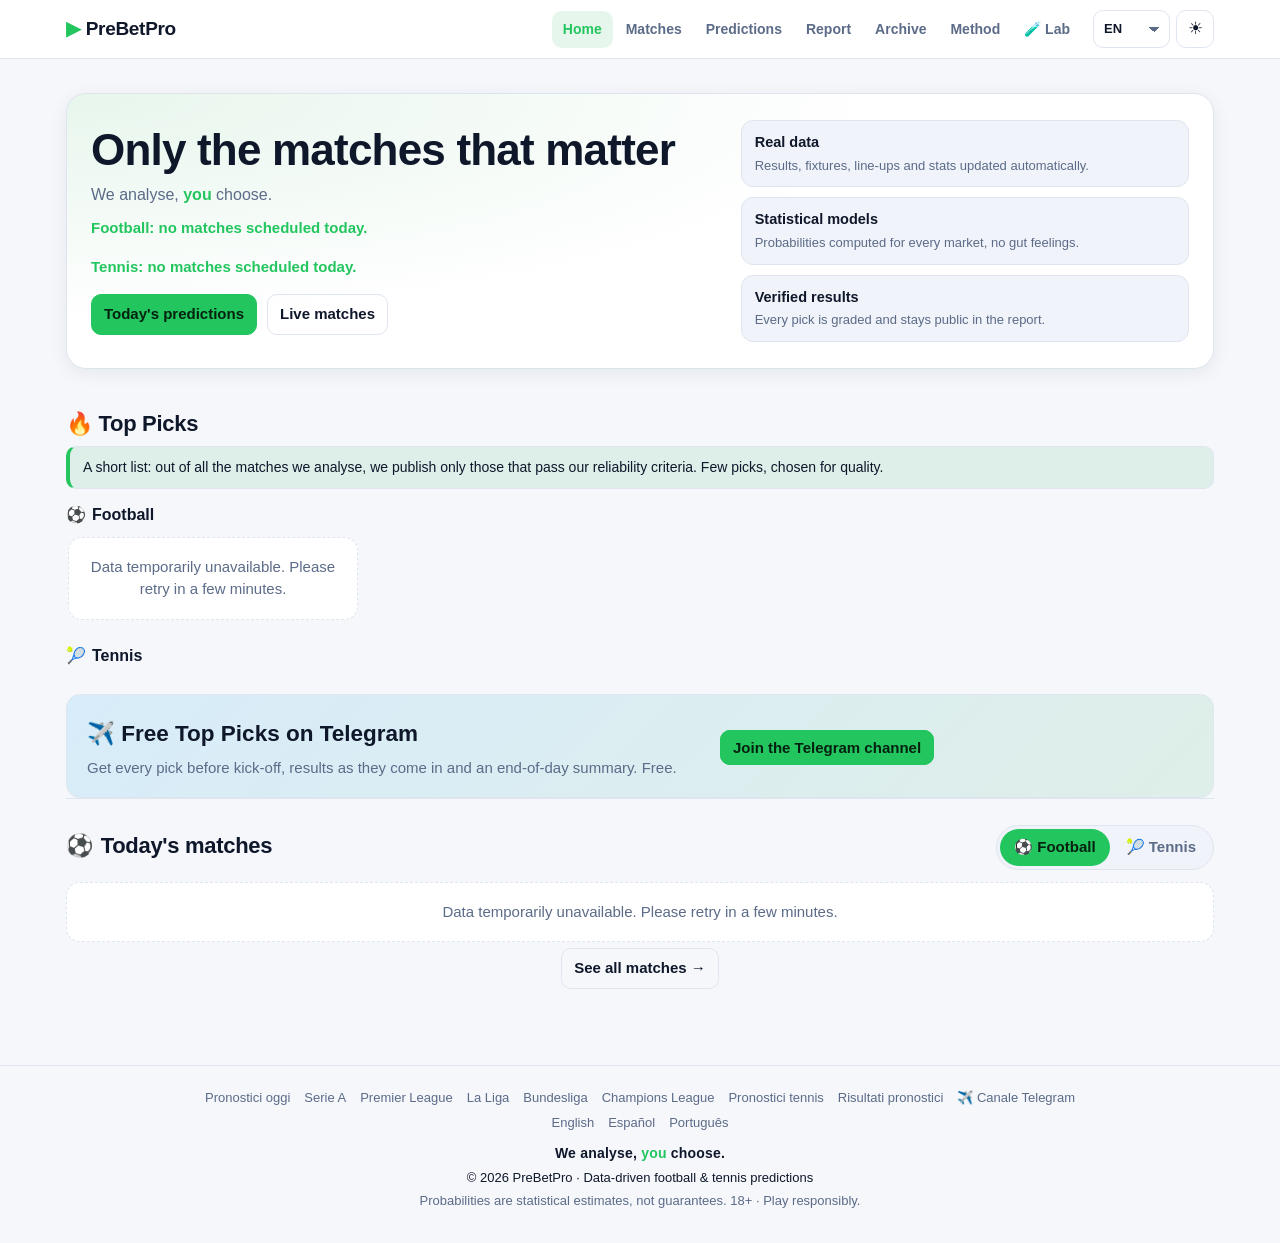
<file: index.html>
<!DOCTYPE html>
<html lang="it">
<head>
  <meta charset="UTF-8">
  <meta name="viewport" content="width=device-width, initial-scale=1, viewport-fit=cover">
  <title>PreBetPro – Pronostici calcio e tennis di oggi basati sui dati</title>
  <meta name="description" content="Pronostici calcio e tennis di oggi calcolati con modelli statistici: Serie A, Serie B, Premier League, Champions League, ATP e WTA. Solo le partite più affidabili, risultati live e report pubblico degli esiti. Noi analizziamo, tu scegli.">
  <link rel="canonical" href="https://prebetpro.com/">
  <meta name="robots" content="index, follow, max-snippet:-1, max-image-preview:large">
  <meta property="og:type" content="website">
  <meta property="og:site_name" content="PreBetPro">
  <meta property="og:title" content="PreBetPro – Pronostici calcio e tennis di oggi basati sui dati">
  <meta property="og:description" content="Pronostici calcio e tennis calcolati con modelli statistici: solo le partite che superano i filtri di affidabilità, risultati live, report pubblici dei risultati. Noi analizziamo, tu scegli.">
  <meta property="og:url" content="https://prebetpro.com/">
  <meta property="og:locale" content="it_IT">
  <meta name="twitter:card" content="summary">
  <script type="application/ld+json">{"@context":"https://schema.org","@graph":[{"@type":"WebSite","@id":"https://prebetpro.com/#website","url":"https://prebetpro.com/","name":"PreBetPro","description":"Pronostici calcio e tennis basati su dati e modelli statistici, con risultati live e report pubblico dei risultati.","inLanguage":["it","en","es","pt-BR"],"publisher":{"@id":"https://prebetpro.com/#org"}},{"@type":"Organization","@id":"https://prebetpro.com/#org","name":"PreBetPro","url":"https://prebetpro.com/"},{"@type":"FAQPage","mainEntity":[{"@type":"Question","name":"Come vengono calcolati i pronostici di PreBetPro?","acceptedAnswer":{"@type":"Answer","text":"Per ogni partita un modello di Poisson stima i gol attesi delle due squadre dagli ultimi risultati (casa/trasferta) e calcola le probabilità di 1X2, doppia chance, Over/Under e Goal/No Goal. Vengono pubblicati come Top Picks solo i mercati che superano soglie minime di probabilità e affidabilità."}},{"@type":"Question","name":"I risultati dei pronostici sono verificabili?","acceptedAnswer":{"@type":"Answer","text":"Sì. Ogni Top Pick viene congelato prima della partita e valutato automaticamente a fine gara; vincite e perdite restano pubbliche nella sezione Report e nell'Archivio."}},{"@type":"Question","name":"Quali sport e campionati sono coperti?","acceptedAnswer":{"@type":"Answer","text":"Calcio: principali campionati europei (Serie A, Serie B, Premier League, Liga, Bundesliga, Ligue 1 e altri), coppe europee e nazionali. Tennis: tornei ATP, WTA, Challenger e ITF con risultati live."}},{"@type":"Question","name":"Ogni quanto si aggiorna il sito?","acceptedAnswer":{"@type":"Answer","text":"Durante le partite di calcio ogni 15 minuti, il tennis ogni 30 minuti, dalle 8 a mezzanotte (ora italiana)."}}]}]}</script>
  <meta name="theme-color" content="#0b1220" media="(prefers-color-scheme: dark)">
  <meta name="theme-color" content="#f5f7fb" media="(prefers-color-scheme: light)">
  <link rel="icon" href="data:image/svg+xml,%3Csvg xmlns='http://www.w3.org/2000/svg' viewBox='0 0 64 64'%3E%3Crect width='64' height='64' rx='14' fill='%2322c55e'/%3E%3Cpath d='M22 16l26 16-26 16z' fill='%230b1220'/%3E%3C/svg%3E">
  <link rel="stylesheet" href="css/style.css?v=42">
  <script>try{var t=localStorage.getItem("pbp-theme");if(t)document.documentElement.setAttribute("data-theme",t);}catch(e){}</script>
</head>
<body>

<header class="topbar">
  <div class="topbar-inner">
    <a href="#home" class="logo" aria-label="PreBetPro"><span class="logo-mark">▶</span> PreBetPro</a>
    <nav class="nav" id="nav" aria-label="Menu">
      <a href="#home" data-go="home" data-i18n="nav_home">Home</a>
      <a href="#matches" data-go="matches" data-i18n="nav_live">Partite</a>
      <a href="#predictions" data-go="predictions" data-i18n="nav_pred">Pronostici</a>
      <a href="#report" data-go="report" data-i18n="nav_report">Report</a>
      <a href="#archive" data-go="archive" data-i18n="nav_archive">Archivio</a>
      <a href="#method" data-go="method" data-i18n="nav_method">Metodo</a>
      <a href="#lab" data-go="lab">🧪 <span data-i18n="nav_lab">Laboratorio</span></a>
    </nav>
    <div class="topbar-actions">
      <select id="lang" class="lang-select" aria-label="Language">
        <option value="it">IT</option><option value="en">EN</option><option value="es">ES</option><option value="pt">PT-BR</option>
      </select>
      <button id="theme-toggle" class="icon-btn" type="button" aria-label="Tema chiaro/scuro"><span class="ico-sun">☀</span><span class="ico-moon">☾</span></button>
      <button id="nav-toggle" class="icon-btn nav-toggle" type="button" aria-label="Menu" aria-expanded="false" aria-controls="nav">☰</button>
    </div>
  </div>
</header>

<main id="app">

<!-- ================= HOME ================= -->
<div class="view" id="view-home">
  <section class="hero">
    <div class="hero-text">
      <h1 data-i18n="hero_claim">Solo le partite che contano</h1>
      <p class="hero-sub" data-i18n="hero_sub">Noi analizziamo, <b>tu</b> scegli.</p>
      <p class="hero-today" id="hero-fb"></p>
      <p class="hero-today" id="hero-tn"></p>
      <div class="hero-cta">
        <a class="btn primary" href="#predictions" data-i18n="cta_pred">Pronostici di oggi</a>
        <a class="btn ghost" href="#matches" id="cta-live" data-i18n="cta_live">Partite live</a>
      </div>
    </div>
    <ul class="hero-points">
      <li><b data-i18n="hero_p1">Dati reali</b><span data-i18n="hero_p1t">Risultati, calendari, formazioni e statistiche aggiornati in automatico.</span></li>
      <li><b data-i18n="hero_p2">Modelli statistici</b><span data-i18n="hero_p2t">Probabilità calcolate per ogni mercato, senza sensazioni.</span></li>
      <li><b data-i18n="hero_p3">Risultati verificati</b><span data-i18n="hero_p3t">Ogni pick viene valutato e resta pubblico nel report.</span></li>
    </ul>
  </section>

  <section class="sec" id="top-picks">
    <div class="sec-head">
      <h2>🔥 <span data-i18n="picks_title">Top Picks</span> <span class="count-badge" id="picks-count"></span></h2>
      <p class="info-box" data-i18n="picks_box">Selezione ristretta: tra tutte le partite analizzate pubblichiamo solo quelle che superano i nostri criteri di affidabilità. Pochi pronostici, scelti per qualità.</p>
    </div>
    <h3 class="sub-title">⚽ <span data-i18n="fb_title">Calcio</span></h3>
    <div class="hscroll" id="picks-football"></div>
    <h3 class="sub-title">🎾 <span data-i18n="tn_title">Tennis</span></h3>
    <div class="hscroll" id="picks-tennis"></div>
  </section>

  <section class="sec tg-box" id="telegram" aria-labelledby="tg-title">
    <div class="tg-main">
      <h2 id="tg-title">✈️ <span data-i18n="tg_title">Top Picks gratis su Telegram</span></h2>
      <p class="tg-text" id="tg-text" data-i18n="tg_text2">Ricevi ogni pick prima dell'inizio, gli esiti man mano e il resoconto di fine giornata. Gratis.</p>
    </div>
    <div class="tg-form" id="tg-form">
      <div id="tg-soon"><a class="btn primary tg-join" href="https://t.me/amicobet" target="_blank" rel="noopener" data-i18n="tg_join">Unisciti al canale Telegram</a></div>
      <div id="tg-open" hidden>
        <label class="tg-chk"><input type="checkbox" id="tg-age"> <span data-i18n="tg_age">Ho almeno 18 anni</span></label>
        <label class="tg-chk"><input type="checkbox" id="tg-priv"> <span id="tg-priv-l"></span></label>
        <div id="tg-ts" class="tg-ts"></div>
        <button class="btn primary" type="button" id="tg-btn" disabled data-i18n="tg_btn">Ricevi l'accesso</button>
        <p class="tg-msg" id="tg-msg" role="status" aria-live="polite"></p>
      </div>
    </div>
  </section>

  <section class="sec" id="live">
    <div class="sec-head sw-head">
      <h2 class="sw-title"><span class="sw-flip" id="hm-flip">⚽</span> <span data-i18n="live_title">Partite del giorno</span></h2>
      <div class="sw" role="tablist" aria-label="Sport">
        <button type="button" class="sw-btn on" data-sw="fb" role="tab" aria-selected="true">⚽ <span data-i18n="sw_fb">Calcio</span></button>
        <button type="button" class="sw-btn" data-sw="tn" role="tab" aria-selected="false">🎾 <span data-i18n="sw_tn">Tennis</span></button>
      </div>
    </div>
    <div class="sw-body" id="hm-body"><div id="hm-list"></div></div>
    <div class="more-wrap"><a class="btn ghost" id="hm-all" href="#matches" data-i18n="see_all">Vedi tutte le partite →</a></div>
  </section>
</div>

<!-- ================= PRONOSTICI ================= -->
<div class="view" id="view-predictions" hidden>
  <div class="sec-head sw-head">
    <h1 class="sw-title"><span class="sw-flip" id="pr-flip">⚽</span> <span data-i18n="pred_title">Pronostici</span></h1>
    <div class="sw" role="tablist" aria-label="Sport">
      <button type="button" class="sw-btn on" data-sw="fb" role="tab" aria-selected="true">⚽ <span data-i18n="sw_fb">Calcio</span></button>
      <button type="button" class="sw-btn" data-sw="tn" role="tab" aria-selected="false">🎾 <span data-i18n="sw_tn">Tennis</span></button>
    </div>
  </div>
  <div class="sw-body" id="pr-body">
  <div id="pr-fb">
    <p class="sub" data-i18n="pred_sub">Tutti i mercati calcolati dal modello per ogni partita. In evidenza i valori oltre la soglia del mercato: solo quelli delle partite a confidenza alta diventano Top Picks.</p>
  <div class="toolbar">
    <div class="seg" id="pred-day"></div>
    <input id="p-search" type="search" data-i18n-ph="search_team" aria-label="search">
    <a class="btn ghost cal-btn" href="#archive">📅 <span data-i18n="cal_btn">Calendario</span></a>
  </div>
  <div class="kpis" id="pred-kpis"></div>
  <p class="small tn-hist"><a href="#report" data-i18n="tn_hist_link">Storico completo dei risultati nel Report →</a></p>
  <h2 class="sub-title">🔥 Top Picks · <span id="pred-picks-day"></span></h2>
  <div class="hscroll" id="pred-picks"></div>
  <h2 class="sub-title">⚽ <span data-i18n="tn_allpred_title">Tutti i pronostici</span></h2>
  <div class="chips filter-chips" id="pred-chips"></div>
  <div class="league-bar" id="pred-leagues"></div>
  <p class="updated small" id="pred-hint"></p>
  <div id="pred-list"></div>
  <div class="more-wrap" id="pred-more"></div>
  <p class="more-wrap"><a class="btn ghost" href="#live" data-i18n="fb_all_link">Tutte le partite di calcio →</a></p>
  </div>
  <div id="pr-tn" hidden>
    <p class="sub" data-i18n="tennis_sub2">Probabilità di vittoria per ogni partita di singolare. In evidenza i pronostici forti (68–82%): quelli dei tabelloni ATP, WTA e Challenger diventano Top Picks.</p>
  <div class="toolbar">
    <div class="seg" id="tennis-day"></div>
    <input id="tna-search" type="search" data-i18n-ph="search_player" aria-label="search">
    <a class="btn ghost cal-btn" href="#archive">📅 <span data-i18n="cal_btn">Calendario</span></a>
  </div>
  <div class="kpis" id="tennis-kpis"></div>
  <p class="small tn-hist"><a href="#report" data-i18n="tn_hist_link">Storico completo dei risultati nel Report →</a></p>
  <h2 class="sub-title">🔥 Top Picks · <span id="tennis-picks-day"></span></h2>
  <div class="hscroll" id="tennis-list"></div>
  <h2 class="sub-title">🎾 <span data-i18n="tn_allpred_title">Tutti i pronostici</span></h2>
  <div class="chips filter-chips" id="tna-chips"></div>
  <div class="league-bar" id="tna-tours"></div>
  <p class="updated small" data-i18n="tn_allpred_note2">Probabilità di vittoria di ogni giocatore ricavate dalle quote Pinnacle senza margine del bookmaker. In verde i pronostici forti (68–82%), la fascia dei Top Picks.</p>
  <div id="tn-all"></div>
  <div class="more-wrap" id="tn-all-more"></div>
  <p class="more-wrap"><a class="btn ghost" href="#matches-tn" data-i18n="tn_all_link">Tutte le partite di tennis →</a></p>
  </div>
  </div>
</div>

<!-- ================= PARTITE ================= -->
<div class="view" id="view-matches" hidden>
  <div class="sec-head sw-head">
    <h1 class="sw-title"><span class="sw-flip" id="mt-flip">⚽</span> <span data-i18n="live_title">Partite del giorno</span></h1>
    <div class="sw" role="tablist" aria-label="Sport">
      <button type="button" class="sw-btn on" data-sw="fb" role="tab" aria-selected="true">⚽ <span data-i18n="sw_fb">Calcio</span></button>
      <button type="button" class="sw-btn" data-sw="tn" role="tab" aria-selected="false">🎾 <span data-i18n="sw_tn">Tennis</span></button>
    </div>
  </div>
  <div class="sw-body" id="mt-body">
    <div id="mt-fb">
      <p class="sub" data-i18n="live_sub">Risultati in diretta, primo tempo e finali dei campionati monitorati, con le probabilità principali del modello. Tocca una partita per i dettagli.</p>
      <div class="toolbar">
        <div class="seg" id="live-day"></div>
        <input id="m-search" type="search" data-i18n-ph="search_team" aria-label="search">
      </div>
      <div class="chips filter-chips" id="live-chips"></div>
      <div class="league-bar" id="live-leagues"></div>
      <p class="updated" id="live-updated"></p>
      <div id="live-list"></div>
      <div class="more-wrap" id="live-more"></div>
    </div>
    <div id="mt-tn" hidden>
      <div class="toolbar"><div class="seg" id="tnm-day"></div></div>
    <div class="toolbar"><input id="tn-search" type="search" data-i18n-ph="search_player" aria-label="search"></div>
    <div class="chips filter-chips" id="tn-chips"></div>
    <p class="updated" id="tn-updated"></p>
    <div id="tn-matches"></div>
    <div class="more-wrap" id="tn-more"></div>
    <p class="info-box" data-i18n="tn_note">Dati da Live Tennis API: ATP, WTA, Challenger e ITF, aggiornati ogni 30 minuti dalle 8 alle 24. Alcuni match di primo piano possono mancare.</p>
    </div>
  </div>
</div>

<!-- ================= LABORATORIO ================= -->
<div class="view" id="view-lab" hidden>
  <div class="sec-head">
    <h1>🧪 <span data-i18n="lab_title">Laboratorio</span></h1>
    <p class="sub" data-i18n="lab_sub">Il nostro laboratorio: qui mettiamo alla prova nuovi modelli prima di usarli nei pronostici ufficiali.</p>
  </div>
  <div class="lab-warn" role="note"><b data-i18n="lab_warn_t">⚠️ Solo studi, non consigli</b><span data-i18n="lab_warn">I pronostici di questa pagina sono esperimenti in corso di verifica. Non sono consigliati da seguire e non fanno parte dei Top Picks né del Report ufficiale.</span></div>
  <section class="lab-card">
    <h2>🎾 <span data-i18n="lab_tn_title">Modello tennis indipendente</span> <span class="lab-tag" data-i18n="lab_status2">Attivo · in studio</span></h2>
    <p data-i18n="lab_tn_text">Un modello statistico tutto nostro, che non parte dalle quote dei bookmaker: valuta ogni giocatore in base ai risultati passati, alla superficie, allo stato di forma, agli scontri diretti e ai giorni di riposo.</p>
    <ul class="lab-list">
      <li data-i18n="lab_li1">Si aggiorna dopo ogni partita conclusa.</li>
      <li data-i18n="lab_li2">Ogni settimana confronta le sue previsioni con i risultati reali e ricalibra i propri parametri.</li>
      <li data-i18n="lab_li3">Confronta le sue probabilità con le quote di mercato, per capire dove trova valore a quote più alte.</li>
      <li data-i18n="lab_li4">Quando i risultati saranno solidi e verificati, potrà entrare nei pronostici ufficiali di tennis e calcio.</li>
    </ul>
  </section>
  <section class="lab-card">
    <h2>🔬 <span data-i18n="lab_picks_title">Pick sperimentali</span></h2>
    <p class="small muted" data-i18n="lab_picks_note">Scelti quando la probabilità del modello è almeno 55%, supera quella implicita nella quota di 3–15 punti e la quota è almeno 1.50. Registrati una sola volta prima dell'inizio.</p>
    <div class="toolbar"><div class="seg" id="lab-day"></div></div>
    <div id="lab-picks"></div>
  </section>
  <section class="lab-card">
    <h2>📈 <span data-i18n="lab_rep_title">Report dello studio</span></h2>
    <div id="lab-report"><div class="empty" data-i18n="lab_rep_soon">Qui seguirai, giorno per giorno, quanto il modello ci azzecca: percentuali, calibrazione e confronto con le quote.</div></div>
  </section>
</div>

<!-- ================= REPORT ================= -->
<div class="view" id="view-report" hidden>
  <div class="sec-head">
    <h1>📈 <span data-i18n="report_title">Report</span></h1>
    <p class="sub" data-i18n="report_sub">Risultati dei Top Picks pubblicati, valutati automaticamente a fine partita.</p>
  </div>
  <div class="toolbar rep-bar">
    <label class="check"><span data-i18n="r_period">Periodo</span>
      <select id="report-range">
        <option value="1" data-i18n="r_today">Oggi</option><option value="7" selected data-i18n="r_7">Ultimi 7 giorni</option><option value="30" data-i18n="r_30">Ultimi 30 giorni</option><option value="60" data-i18n="r_60">Ultimi 60 giorni</option>
        <option value="90" data-i18n="r_3m">Ultimi 3 mesi</option><option value="180" data-i18n="r_6m">Ultimi 6 mesi</option><option value="365" data-i18n="r_1y">Ultimo anno</option><option value="all" data-i18n="r_all">Da sempre</option><option value="custom" data-i18n="r_custom">Personalizzato</option>
      </select></label>
    <span class="rep-custom" id="report-custom" hidden>
      <label class="check"><span data-i18n="r_from">Dal</span> <input type="date" id="report-from"></label>
      <label class="check"><span data-i18n="r_to">Al</span> <input type="date" id="report-to"></label>
    </span>
    <span class="muted small" id="report-span"></span>
  </div>

  <div class="panel"><h3 data-i18n="r_overview_top">Riepilogo Top Picks del periodo</h3><div id="report-overview"></div>
    <div class="chart-card rep-comb"><h4><span data-i18n="r_comb_trend">Precisione nel tempo: calcio, tennis e totale</span> <em class="muted" id="report-comb-unit"></em></h4><div id="chart-comb"></div></div>
    <p class="muted small" data-i18n="r_note">Calcio e tennis sono conteggiati separatamente.</p></div>

  <h2 class="rep-h2" data-i18n="r_fb_h">⚽ Calcio</h2>
  <div class="toolbar rep-lvl-bar">
    <div class="seg" id="rep-lvl" role="tablist">
      <button type="button" data-lvl="all" data-i18n="lv_all">Tutte le previsioni</button>
      <button type="button" data-lvl="thr" data-i18n="lv_thr">Sopra soglia</button>
      <button type="button" data-lvl="top" class="on" data-i18n="lv_top">Top Picks</button>
    </div>
    <label class="check" id="rep-conf-w" hidden><span data-i18n="r_conf">Confidenza</span>
      <select id="rep-conf"><option value="" data-i18n="r_conf_all">Tutte</option><option value="h" data-i18n="cf_h">Alta</option><option value="m" data-i18n="cf_m">Media</option><option value="l" data-i18n="cf_l">Bassa</option></select></label>
  </div>
  <p class="muted small rep-lvl-note" id="rep-lvl-note"></p>
  <div id="rep-fb"></div>
  <div class="panel"><h3 data-i18n="r_cmp">Confronto dei livelli di selezione</h3><div id="rep-cmp"></div>
    <p class="muted small" data-i18n="r_cmp_note">Le percentuali sono confrontabili solo con campioni sufficienti e mercati simili: guarda anche il numero di casi e la probabilità media.</p></div>

  <h2 class="rep-h2" data-i18n="r_tn_title">🎾 Tennis – Top Picks</h2>
  <p class="muted small" data-i18n="r_tn_only">Per il tennis vengono registrati solo i Top Picks (favoriti con probabilità tra 68% e 82%).</p>
  <div id="rep-tn"></div>

  <h2 class="rep-h2" data-i18n="r_tnx_title">🎾 Tennis – tutti i mercati (in verifica)</h2>
  <p class="muted small" data-i18n="r_tnx_note">Verifica di tutti i pronostici tennis pubblicati in "Tutti i pronostici": vincente, totale e handicap di set e game. Sono probabilità del mercato senza margine: qui si controlla se sono affidabili. Un mercato può diventare Top Pick solo con almeno 300 esiti nella fascia 68–82% e precisione reale entro ±3 punti dalla probabilità media.</p>
  <div id="rep-tnx"></div>
</div>

<!-- ================= ARCHIVIO ================= -->
<div class="view" id="view-archive" hidden>
  <div class="sec-head">
    <h1 data-i18n="archive_title">Archivio</h1>
    <p class="sub" data-i18n="archive_sub">Lo storico giorno per giorno di tutto ciò che è stato pubblicato: partite, risultati, probabilità e esito di ogni pick.</p>
  </div>
  <div class="arc-top">
    <div class="panel arc-cal-panel">
      <div class="arc-cal-head"><button class="btn" id="cal-prev" type="button" aria-label="prev">‹</button><b id="cal-title"></b><button class="btn" id="cal-next" type="button" aria-label="next">›</button></div>
      <div class="arc-cal" id="archive-cal"></div>
      <p class="muted small" id="archive-legend"></p>
    </div>
    <div class="arc-day">
      <div class="toolbar">
        <div class="filters">
          <button class="btn" id="archive-prev" type="button" data-i18n="prev">‹ Prec</button>
          <input type="date" id="archive-date" aria-label="date">
          <button class="btn" id="archive-next" type="button" data-i18n="next">Succ ›</button>
        </div>
      </div>
      <h2 class="arc-title" id="archive-title"></h2>
      <div class="kpis small" id="archive-kpis"></div>
    </div>
  </div>
  <h2 class="block-title" data-i18n="day_picks">Pick del giorno</h2>
  <div id="archive-picks"></div>
  <h2 class="block-title" data-i18n="a_allpred">Tutte le previsioni del giorno</h2>
  <p class="muted small" data-i18n="a_allpred_note">Per ogni partita analizzata: tutte le probabilità calcolate prima del calcio d'inizio. Verde sottolineato = esito avvenuto · sfondo verde = sopra la soglia del mercato · ★ = Top Pick pubblicato.</p>
  <div class="toolbar arc-filters">
    <label class="check"><span data-i18n="a_show">Mostra</span>
      <select id="arc-lvl"><option value="" data-i18n="a_f_all">Tutte le partite analizzate</option><option value="thr" data-i18n="a_f_thr">Solo con selezioni sopra soglia</option><option value="top" data-i18n="a_f_top">Solo con Top Picks</option></select></label>
    <label class="check"><span data-i18n="a_league">Campionato</span> <select id="arc-lg"></select></label>
  </div>
  <div id="archive-preds"></div>
  <details class="arc-more"><summary data-i18n="a_details">Risultati e dettagli delle partite (marcatori, formazioni, statistiche)</summary><div id="archive-matches"></div></details>
</div>

<!-- ================= METODO ================= -->
<div class="view" id="view-method" hidden>
  <div class="sec-head"><h1 data-i18n="method_title">Metodo</h1></div>
  <div class="panel prose" id="method-body"><h3>Modello calcio</h3><p>Per ogni squadra il sistema conserva gli ultimi 15 risultati, separati tra casa e trasferta. I gol attesi di ciascuna squadra derivano dalla media ponderata dei gol totali delle partite recenti (ultime 5 peso 1,5; 5 precedenti peso 1,0; le più vecchie 0,7) e vengono combinati in un modello di Poisson che calcola la probabilità di ogni risultato da 0-0 a 5-5.</p><p>Da questi risultati il sito ricava 1X2, Doppia chance, Under/Over 1,5 e 2,5, Goal/No Goal. La confidenza dipende da quanto sono stabili i risultati delle squadre: <strong>alta</strong>, <strong>media</strong> o <strong>bassa</strong>. Servono almeno 8 partite registrate per squadra.</p><p>Un mercato è <em>forte</em> quando supera la propria soglia (es. 1 o 2 ≥ 70%, Over 1,5 ≥ 72%, Under 2,5 ≥ 65%). I <strong>Top Picks</strong> sono i mercati forti delle partite a confidenza alta con probabilità di almeno il 73% (regola in vigore dal 22/11/2026, modello A-73), in ordine di probabilità (massimo 20 al giorno). Nel Report puoi confrontare tre livelli: tutte le previsioni, quelle sopra soglia e i Top Picks. Ogni pick viene congelato prima del via e valutato sul risultato dei 90': report e archivio mostrano tutti gli esiti, vinti e persi.</p><h3>Modello tennis</h3><p>Le quote del bookmaker più efficiente vengono trasformate in probabilità senza margine. Si pubblicano solo i favoriti tra 68% e 82% nei singolari dei tabelloni principali ATP, WTA e Challenger, con quota equa (1/p) e quota minima consigliata.</p><h3>Aggiornamenti</h3><p>Durante il giorno partite e risultati si aggiornano ogni 15 minuti quando ci sono partite in corso; formazioni, marcatori e statistiche vengono scaricati a fine partita per i campionati principali, le coppe europee e le partite con Top Pick. Di notte (00:00–08:00) gli aggiornamenti sono sospesi.</p><p class="warn">Stime statistiche, mai certezze. Il gioco comporta rischio di perdita. Vietato ai minori di 18 anni · Gioca responsabilmente.</p></div>
</div>

</main>

<footer class="footer">
  <nav class="foot-nav" aria-label="Pronostici">
    <a href="/pronostici-oggi">Pronostici oggi</a>
    <a href="/pronostici/serie-a">Serie A</a>
    <a href="/pronostici/premier-league">Premier League</a>
    <a href="/pronostici/la-liga">La Liga</a>
    <a href="/pronostici/bundesliga">Bundesliga</a>
    <a href="/pronostici/champions-league">Champions League</a>
    <a href="/pronostici-tennis">Pronostici tennis</a>
    <a href="/risultati-pronostici">Risultati pronostici</a>
    <a href="https://t.me/amicobet" target="_blank" rel="noopener">✈️ Canale Telegram</a>
    <a href="/en/predictions-today" hreflang="en">English</a>
    <a href="/es/pronosticos-hoy" hreflang="es">Español</a>
    <a href="/pt/palpites-hoje" hreflang="pt">Português</a>
  </nav>
  <p class="foot-claim" data-i18n="claim">Noi analizziamo, <b>tu</b> scegli.</p>
  <p>© <span id="year"></span> PreBetPro · <span data-i18n="footer">Pronostici calcio e tennis basati sui dati</span></p>
  <p class="muted" data-i18n="disclaimer">Le probabilità sono stime statistiche, non garanzie. 18+ · Gioca responsabilmente.</p>
  <p class="muted" id="api-status"></p>
</footer>

<button id="back-to-top" class="icon-btn fab" type="button" aria-label="Top">↑</button>

<script src="js/i18n.js?v=42" defer></script>
<script src="js/app.js?v=42" defer></script>
</body>
</html>
</file>
<file: css/style.css>
/* PreBetPro v6 – mobile-first, light/dark */
:root {
  --bg: #0b1220; --bg2: #111a2e; --card: #152039; --card2: #1b2847; --line: #24345a;
  --text: #e8edf7; --muted: #8fa0c2; --accent: #22c55e; --accent2: #16a34a; --accent-soft: rgba(34,197,94,.14);
  --win: #22c55e; --loss: #ef4444; --live: #f59e0b; --void: #94a3b8; --blue: #60a5fa;
  --radius: 14px; --shadow: 0 6px 24px rgba(0,0,0,.25);
  --font: -apple-system, BlinkMacSystemFont, "Segoe UI", Roboto, "Helvetica Neue", Arial, "Noto Sans", sans-serif;
  color-scheme: dark;
}
@media (prefers-color-scheme: light) {
  :root:not([data-theme="dark"]) {
    --bg: #f5f7fb; --bg2: #ffffff; --card: #ffffff; --card2: #f0f3f9; --line: #dfe5ef;
    --text: #0f172a; --muted: #5b6b88; --accent-soft: rgba(22,163,74,.10); --shadow: 0 4px 18px rgba(15,23,42,.07);
    color-scheme: light;
  }
}
:root[data-theme="light"] {
  --bg: #f5f7fb; --bg2: #ffffff; --card: #ffffff; --card2: #f0f3f9; --line: #dfe5ef;
  --text: #0f172a; --muted: #5b6b88; --accent-soft: rgba(22,163,74,.10); --shadow: 0 4px 18px rgba(15,23,42,.07);
  color-scheme: light;
}

*, *::before, *::after { box-sizing: border-box; }
html { -webkit-text-size-adjust: 100%; text-size-adjust: 100%; scroll-behavior: smooth; }
body { margin: 0; background: var(--bg); color: var(--text); font: 15px/1.5 var(--font); min-height: 100vh; overflow-x: hidden; }
body.noscroll { overflow: hidden; }
a { color: var(--accent); text-decoration: none; }
a:hover { text-decoration: underline; }
img { max-width: 100%; }
button, select, input { font: inherit; color: inherit; }
[hidden] { display: none !important; }
.muted { color: var(--muted); }
.small { font-size: 12.5px; }
.center { text-align: center; }
.ellipsis { overflow: hidden; text-overflow: ellipsis; white-space: nowrap; min-width: 0; }

/* ---------- top bar ---------- */
.topbar { position: sticky; top: 0; z-index: 50; background: var(--bg2); border-bottom: 1px solid var(--line);
  -webkit-backdrop-filter: saturate(1.4) blur(8px); backdrop-filter: saturate(1.4) blur(8px); padding-top: env(safe-area-inset-top); }
.topbar-inner { max-width: 1180px; margin: 0 auto; display: flex; align-items: center; gap: 12px; padding: 10px 16px; }
.logo { font-weight: 800; font-size: 19px; color: var(--text); letter-spacing: -.3px; white-space: nowrap; }
.logo:hover { text-decoration: none; }
.logo-mark { color: var(--accent); }
.nav { display: flex; gap: 2px; margin-left: auto; }
.nav a { color: var(--muted); padding: 8px 11px; border-radius: 10px; font-weight: 600; font-size: 14px; white-space: nowrap; }
.nav a:hover { color: var(--text); background: var(--card2); text-decoration: none; }
.nav a.active { color: var(--accent); background: var(--accent-soft); }
.topbar-actions { display: flex; gap: 6px; }
.icon-btn { border: 1px solid var(--line); background: var(--card); border-radius: 10px; min-width: 38px; height: 38px; cursor: pointer; font-size: 17px; display: inline-flex; align-items: center; justify-content: center; }
.icon-btn:hover { border-color: var(--accent); }
.nav-toggle { display: none; }

@media (max-width: 920px) {
  .nav-toggle { display: inline-flex; }
  .topbar-actions { margin-left: auto; }
  .nav { position: absolute; top: 100%; left: 0; right: 0; flex-direction: column; gap: 0; background: var(--bg2); border-bottom: 1px solid var(--line);
    padding: 6px 12px 12px; box-shadow: var(--shadow); display: none; max-height: calc(100vh - 60px); overflow-y: auto; }
  .nav.open { display: flex; }
  .nav a { padding: 13px 12px; font-size: 16px; border-radius: 10px; }
}

/* ---------- layout ---------- */
main { max-width: 1180px; margin: 0 auto; padding: 18px 16px 40px; }
.view-head { margin: 4px 0 14px; }
h1 { font-size: 26px; margin: 0 0 4px; letter-spacing: -.4px; }
.sub { margin: 0; color: var(--muted); max-width: 760px; }
.block-title { font-size: 17px; margin: 26px 0 10px; }
.mini-title { font-size: 15px; margin: 20px 0 8px; }
.updated { color: var(--muted); font-size: 12px; text-align: right; margin-top: 14px; }
.panel { background: var(--card); border: 1px solid var(--line); border-radius: var(--radius); padding: 14px; margin-top: 14px; }
.panel h3 { margin: 0 0 10px; font-size: 15px; }
.prose p { margin: 0 0 12px; }
.prose h3 { margin-top: 18px; }
.warn { color: var(--live); font-weight: 600; }

/* ---------- toolbar / filters ---------- */
.toolbar { display: flex; flex-wrap: wrap; gap: 10px; align-items: center; margin-bottom: 12px; }
.seg { display: inline-flex; background: var(--card); border: 1px solid var(--line); border-radius: 12px; padding: 3px; gap: 2px; overflow-x: auto; max-width: 100%; }
.seg button { border: 0; background: transparent; padding: 7px 14px; border-radius: 9px; cursor: pointer; font-weight: 600; color: var(--muted); white-space: nowrap; }
.seg button.on { background: var(--accent); color: #05210f; }
.filters { display: flex; flex-wrap: wrap; gap: 8px; align-items: center; }
select, input[type="search"], input[type="date"] { background: var(--card); border: 1px solid var(--line); border-radius: 10px; padding: 8px 10px; min-height: 38px; max-width: 100%; }
select { -webkit-appearance: none; -moz-appearance: none; appearance: none; padding-right: 28px;
  background-image: linear-gradient(45deg, transparent 50%, var(--muted) 50%), linear-gradient(135deg, var(--muted) 50%, transparent 50%);
  background-position: calc(100% - 15px) 52%, calc(100% - 10px) 52%; background-size: 5px 5px; background-repeat: no-repeat; }
input[type="search"] { min-width: 170px; }
.check { display: inline-flex; gap: 6px; align-items: center; color: var(--muted); font-size: 14px; cursor: pointer; }
.btn { border: 1px solid var(--line); background: var(--card); border-radius: 10px; padding: 8px 12px; cursor: pointer; font-weight: 600; min-height: 38px; }
.btn:hover { border-color: var(--accent); }
.chips { display: flex; gap: 6px; overflow-x: auto; padding-bottom: 6px; margin-bottom: 8px; -webkit-overflow-scrolling: touch; }
.chip { border: 1px solid var(--line); background: var(--card); border-radius: 999px; padding: 5px 12px; white-space: nowrap; cursor: pointer; font-size: 13px; }
.chip.on { border-color: var(--accent); color: var(--accent); background: var(--accent-soft); }
@media (max-width: 600px) {
  .filters { width: 100%; }
  .filters select, .filters input[type="search"] { flex: 1 1 45%; min-width: 0; }
}

/* ---------- KPI ---------- */
.kpis { display: grid; grid-template-columns: repeat(4, minmax(0, 1fr)); gap: 10px; margin: 10px 0; }
.kpi { background: var(--card); border: 1px solid var(--line); border-radius: var(--radius); padding: 12px 14px; }
.kpi b { display: block; font-size: 24px; line-height: 1.2; }
.kpi span { color: var(--muted); font-size: 12.5px; }
.kpi.accent b { color: var(--accent); }
.kpi.win b { color: var(--win); } .kpi.loss b { color: var(--loss); } .kpi.live b { color: var(--live); }
.kpis.small .kpi { padding: 9px 12px; } .kpis.small .kpi b { font-size: 19px; }
@media (max-width: 600px) { .kpis { grid-template-columns: repeat(2, minmax(0, 1fr)); } }

/* ---------- cards (picks) ---------- */
.cards { display: grid; grid-template-columns: repeat(auto-fill, minmax(250px, 1fr)); gap: 12px; }
.card { background: var(--card); border: 1px solid var(--line); border-radius: var(--radius); padding: 13px 14px; box-shadow: var(--shadow); display: flex; flex-direction: column; gap: 6px; min-width: 0; }
.card.pick { cursor: pointer; transition: transform .12s, border-color .12s; }
.card.pick.tennis { cursor: default; }
.card.pick:hover { border-color: var(--accent); transform: translateY(-1px); }
.card.is-win { border-left: 4px solid var(--win); } .card.is-loss { border-left: 4px solid var(--loss); }
.card-top { display: flex; justify-content: space-between; gap: 8px; align-items: center; }
.card-match { font-weight: 700; font-size: 15.5px; }
.card-pick { display: flex; justify-content: space-between; align-items: baseline; gap: 8px; }
.card-pick .market { font-weight: 700; color: var(--accent); }
.card-pick .prob { font-size: 26px; font-weight: 800; }
.meter { height: 6px; background: var(--card2); border-radius: 99px; overflow: hidden; }
.meter i { display: block; height: 100%; background: linear-gradient(90deg, var(--accent2), var(--accent)); border-radius: 99px; }
.odds { display: flex; gap: 14px; font-size: 13px; color: var(--muted); }
.odds b { color: var(--text); }

/* ---------- badges / tags ---------- */
.badge { display: inline-block; font-size: 11.5px; font-weight: 700; padding: 3px 8px; border-radius: 7px; white-space: nowrap; background: var(--card2); color: var(--muted); }
.badge.live { background: rgba(245,158,11,.15); color: var(--live); }
.badge.ft { background: var(--card2); color: var(--text); }
.badge.win { background: rgba(34,197,94,.16); color: var(--win); }
.badge.loss { background: rgba(239,68,68,.15); color: var(--loss); }
.badge.void { background: rgba(148,163,184,.18); color: var(--void); }
.badge.pending { background: rgba(96,165,250,.15); color: var(--blue); }
.tag { display: inline-block; font-size: 11.5px; padding: 3px 8px; border-radius: 7px; border: 1px solid var(--line); color: var(--muted); margin: 2px 4px 2px 0; }
.tag.strong { color: var(--accent); border-color: var(--accent); text-transform: none; }
.tag.conf-high { color: var(--win); border-color: var(--win); }
.tag.conf-medium { color: var(--live); border-color: var(--live); }
.tag.conf-low { color: var(--void); }

/* ---------- league groups & match rows ---------- */
.league { background: var(--card); border: 1px solid var(--line); border-radius: var(--radius); margin-bottom: 12px; overflow: hidden; }
.league-head { display: flex; align-items: center; gap: 8px; padding: 9px 14px; background: var(--card2); font-weight: 700; font-size: 13.5px; }
.llogo { width: 20px; height: 20px; object-fit: contain; flex: none; }
.tlogo { width: 20px; height: 20px; object-fit: contain; flex: none; }
.mrow { display: grid; grid-template-columns: 62px minmax(0, 1fr) auto 14px; gap: 10px; align-items: center; padding: 10px 14px; border-top: 1px solid var(--line); cursor: pointer; }
.league-body > .mrow:first-child { border-top: 0; }
.mrow:hover { background: var(--accent-soft); }
.mrow-teams { display: flex; flex-direction: column; gap: 4px; min-width: 0; }
.team { display: flex; align-items: center; gap: 8px; min-width: 0; }
.team span { flex: 1; overflow: hidden; text-overflow: ellipsis; white-space: nowrap; }
.team b { min-width: 16px; text-align: right; }
.mrow-mk { display: flex; gap: 6px; flex-wrap: wrap; justify-content: flex-end; }
.mrow-go { color: var(--muted); font-size: 20px; }
.pill { font-size: 12px; padding: 4px 8px; border-radius: 8px; background: var(--card2); white-space: nowrap; }
.pill.strong { background: var(--accent-soft); color: var(--accent); }
@media (max-width: 640px) {
  .mrow { grid-template-columns: 54px minmax(0, 1fr) 12px; }
  .mrow-mk { grid-column: 2 / 3; justify-content: flex-start; }
  .mrow-go { grid-row: 1; grid-column: 3; }
}

/* ---------- prediction cards ---------- */
.pcard { padding: 12px 14px; border-top: 1px solid var(--line); }
.league-body > .pcard:first-child { border-top: 0; }
.pcard-head { display: flex; justify-content: space-between; align-items: center; gap: 8px; flex-wrap: wrap; margin-bottom: 8px; cursor: pointer; }
.pcard-meta { display: flex; align-items: center; gap: 6px; flex-wrap: wrap; }
.score { font-weight: 800; color: var(--accent); margin-left: 6px; }
.mk-grid { display: grid; grid-template-columns: repeat(4, minmax(0, 1fr)); gap: 8px; }
.mk-group { background: var(--card2); border-radius: 10px; padding: 8px; min-width: 0; }
.mk-title { font-size: 11px; text-transform: uppercase; letter-spacing: .5px; color: var(--muted); margin-bottom: 6px; font-weight: 700; }
.mk-row { display: flex; gap: 5px; }
.mk { flex: 1; text-align: center; background: var(--card); border: 1px solid var(--line); border-radius: 8px; padding: 5px 2px; min-width: 0; }
.mk span { display: block; font-size: 11px; color: var(--muted); white-space: nowrap; }
.mk b { font-size: 14px; }
.mk.strong { border-color: var(--accent); background: var(--accent-soft); }
.mk.strong b { color: var(--accent); }
.mk.ok { box-shadow: inset 0 -3px 0 var(--win); }
.mk.ko { opacity: .55; }
@media (max-width: 900px) { .mk-grid { grid-template-columns: repeat(2, minmax(0, 1fr)); } }
@media (max-width: 420px) { .mk-grid { grid-template-columns: 1fr; } }

/* ---------- lists / tables ---------- */
.list { display: flex; flex-direction: column; }
.lrow { display: flex; justify-content: space-between; align-items: center; gap: 10px; padding: 10px 2px; border-top: 1px solid var(--line); }
.lrow:first-child { border-top: 0; }
.lrow[data-fid] { cursor: pointer; }
.lrow > div:first-child { min-width: 0; }
.lrow-r { display: flex; align-items: center; gap: 8px; flex: none; }
.prob-s { font-weight: 800; }
.tbl { width: 100%; border-collapse: collapse; font-size: 14px; }
.tbl th, .tbl td { text-align: left; padding: 8px 6px; border-top: 1px solid var(--line); }
.tbl th { color: var(--muted); font-weight: 600; font-size: 12px; text-transform: uppercase; border-top: 0; }

/* ---------- bars ---------- */
.bars { display: flex; gap: 6px; align-items: flex-end; overflow-x: auto; padding-bottom: 4px; min-height: 150px; }
.bar { flex: 1 0 26px; display: flex; flex-direction: column; align-items: center; gap: 3px; font-size: 10.5px; color: var(--muted); }
.bar-col { width: 100%; max-width: 34px; height: 110px; background: var(--card2); border-radius: 6px; display: flex; align-items: flex-end; overflow: hidden; }
.bar-col i.w { display: block; width: 100%; background: var(--accent); border-radius: 6px 6px 0 0; }
.bar em { font-style: normal; color: var(--text); font-weight: 600; }

/* ---------- empty / loading ---------- */
.empty { background: var(--card); border: 1px dashed var(--line); border-radius: var(--radius); padding: 18px; color: var(--muted); text-align: center; grid-column: 1 / -1; }
.loading { display: flex; gap: 6px; justify-content: center; padding: 26px; grid-column: 1 / -1; }
.loading span { width: 8px; height: 8px; border-radius: 50%; background: var(--accent); animation: pb 1s infinite ease-in-out; }
.loading span:nth-child(2) { animation-delay: .15s; } .loading span:nth-child(3) { animation-delay: .3s; }
@keyframes pb { 0%, 80%, 100% { opacity: .2; transform: scale(.8); } 40% { opacity: 1; transform: scale(1); } }

/* ---------- modal ---------- */
.modal { position: fixed; inset: 0; top: 0; left: 0; right: 0; bottom: 0; z-index: 100; background: rgba(3,8,20,.6); display: flex; align-items: center; justify-content: center; padding: 16px; }
.modal-box { position: relative; background: var(--bg2); border: 1px solid var(--line); border-radius: 18px; width: 100%; max-width: 760px; max-height: 90vh; overflow-y: auto; padding: 18px; box-shadow: var(--shadow); -webkit-overflow-scrolling: touch; }
.modal-close { position: absolute; top: 10px; right: 10px; }
.md-league { display: flex; align-items: center; gap: 8px; color: var(--muted); font-size: 13px; padding-right: 44px; }
.md-score { display: grid; grid-template-columns: 1fr auto 1fr; gap: 10px; align-items: center; margin: 16px 0 8px; text-align: center; }
.md-team { display: flex; flex-direction: column; align-items: center; gap: 6px; font-weight: 700; min-width: 0; }
.md-team span { overflow-wrap: anywhere; }
.mlogo { width: 46px; height: 46px; object-fit: contain; }
.md-mid { display: flex; flex-direction: column; align-items: center; gap: 4px; }
.md-goals { font-size: 32px; font-weight: 800; }
.md-time { font-size: 24px; font-weight: 800; }
.md-model { margin: 12px 0 0; text-align: center; }
@media (max-width: 600px) {
  .modal { padding: 0; align-items: flex-end; }
  .modal-box { border-radius: 18px 18px 0 0; max-height: 92vh; padding-bottom: calc(18px + env(safe-area-inset-bottom)); }
}

/* ---------- footer / fab ---------- */
.footer { border-top: 1px solid var(--line); padding: 22px 16px calc(28px + env(safe-area-inset-bottom)); text-align: center; font-size: 13px; }
.footer p { margin: 4px 0; }
.fab { position: fixed; right: 16px; bottom: calc(16px + env(safe-area-inset-bottom)); z-index: 40; opacity: 0; pointer-events: none; transition: opacity .2s; box-shadow: var(--shadow); }
.fab.show { opacity: 1; pointer-events: auto; }

@media (prefers-reduced-motion: reduce) { * { animation: none !important; transition: none !important; scroll-behavior: auto !important; } }

/* ================= v7: home a sezioni, livescore, dettagli, report, lingue ================= */
.sec { padding: 8px 0 18px; scroll-margin-top: 70px; }
.sec + .sec { border-top: 1px solid var(--line); padding-top: 22px; }
.sec-head { margin: 4px 0 12px; }
.sec-head h2 { font-size: 22px; margin: 0 0 4px; letter-spacing: -.3px; }
.view { padding-top: 6px; }
.hscroll { display: grid; grid-auto-flow: column; grid-auto-columns: minmax(250px, 290px); gap: 12px; overflow-x: auto; padding: 2px 2px 10px; scroll-snap-type: x mandatory; -webkit-overflow-scrolling: touch; }
.hscroll > * { scroll-snap-align: start; }
.hscroll:empty { display: none; }
.hscroll + .hscroll { margin-top: 6px; }
.lang-select { min-height: 38px; padding: 6px 26px 6px 10px; font-weight: 700; font-size: 13px; border-radius: 10px; }
.badge .dot { display: inline-block; width: 7px; height: 7px; border-radius: 50%; background: var(--live); margin-right: 5px; vertical-align: 1px; animation: blink 1.2s infinite; }
@keyframes blink { 50% { opacity: .25; } }
.mrow.is-live { background: rgba(245,158,11,.06); }
.mrow.is-live .team b { color: var(--live); }
.mrow .team b { font-size: 16px; min-width: 18px; }
.mrow.open { background: var(--accent-soft); }
.mrow.open .mrow-go { transform: rotate(180deg); }
.mrow-go { transition: transform .15s; }
.ht { font-size: 11.5px; color: var(--muted); margin-top: 2px; }
.mdet { border-top: 1px dashed var(--line); padding: 12px 14px 14px; background: var(--bg); }
.det-grid { display: grid; grid-template-columns: repeat(2, minmax(0, 1fr)); gap: 12px; }
.det-box { background: var(--card); border: 1px solid var(--line); border-radius: 12px; padding: 12px; min-width: 0; }
.det-box.wide { grid-column: 1 / -1; }
.det-box h4 { margin: 0 0 8px; font-size: 13px; text-transform: uppercase; letter-spacing: .5px; color: var(--muted); }
.det-box .mk-grid { grid-template-columns: repeat(2, minmax(0, 1fr)); }
.tags { margin-bottom: 8px; }
.kv { display: flex; justify-content: space-between; gap: 10px; padding: 5px 0; border-top: 1px solid var(--line); font-size: 13.5px; }
.kv:first-of-type { border-top: 0; }
.kv span { color: var(--muted); } .kv b { text-align: right; font-weight: 600; }
.tl { display: flex; flex-direction: column; gap: 4px; }
.tl-row { display: grid; grid-template-columns: 44px 22px minmax(0, 1fr); gap: 6px; align-items: center; font-size: 13.5px; padding: 3px 0; }
.tl-row.a { grid-template-columns: minmax(0, 1fr) 22px 44px; text-align: right; }
.tl-row.a .tl-min { order: 3; } .tl-row.a .tl-ico { order: 2; } .tl-row.a .tl-txt { order: 1; }
.tl-min { font-weight: 700; color: var(--muted); font-variant-numeric: tabular-nums; }
.tl-row.a .tl-min { text-align: right; }
.lu { display: grid; grid-template-columns: repeat(2, minmax(0, 1fr)); gap: 14px; }
.lu-head { display: flex; align-items: center; gap: 6px; flex-wrap: wrap; margin-bottom: 2px; }
.lu-xi { list-style: none; margin: 8px 0 0; padding: 0; font-size: 13.5px; }
.lu-xi li { padding: 3px 0; border-top: 1px solid var(--line); }
.lu-xi li span { display: inline-block; min-width: 26px; color: var(--muted); font-variant-numeric: tabular-nums; }
.lu-xi em { color: var(--muted); font-style: normal; font-size: 11.5px; }
details summary { cursor: pointer; color: var(--accent); font-size: 13px; margin-top: 8px; }
.stat { display: grid; grid-template-columns: 44px minmax(0, 1fr) 44px; gap: 8px; align-items: center; padding: 4px 0; font-size: 13px; }
.stat .sv { font-weight: 700; text-align: center; }
.sbar { display: grid; grid-template-columns: 1fr auto 1fr; gap: 6px; align-items: center; }
.sbar em { font-style: normal; color: var(--muted); font-size: 12px; white-space: nowrap; text-align: center; }
.sl, .sr { height: 6px; background: var(--card2); border-radius: 99px; overflow: hidden; display: flex; }
.sl { justify-content: flex-end; }
.sl i { display: block; height: 100%; background: var(--accent); }
.sr i { display: block; height: 100%; background: var(--blue); }
.charts { display: grid; grid-template-columns: repeat(2, minmax(0, 1fr)); gap: 12px; margin-top: 10px; }
.chart-card { background: var(--card2); border-radius: 12px; padding: 12px; }
.chart-card h4 { margin: 0 0 8px; font-size: 13px; color: var(--muted); }
.svg-chart { width: 100%; height: auto; display: block; }
.svg-chart .ax { stroke: var(--line); } .svg-chart .grid { stroke: var(--line); stroke-dasharray: 3 3; }
.svg-chart .ln { fill: none; stroke: var(--accent); stroke-width: 2.5; }
.svg-chart .pt { fill: var(--accent); }
.svg-chart .lbl { fill: var(--muted); font-size: 9px; font-family: var(--font); }
.wl { display: flex; gap: 24px; justify-content: center; align-items: flex-end; height: 150px; }
.wl-col { display: flex; flex-direction: column; align-items: center; gap: 3px; }
.wl-bar { width: 46px; height: 110px; background: var(--card); border-radius: 8px; display: flex; align-items: flex-end; overflow: hidden; }
.wl-bar i { display: block; width: 100%; border-radius: 8px 8px 0 0; }
.wl-bar i.w { background: var(--win); } .wl-bar i.l { background: var(--loss); }
.wl-col span { font-size: 12px; color: var(--muted); }
.c-win { color: var(--win); font-weight: 700; } .c-loss { color: var(--loss); font-weight: 700; }
.lrow.win { border-left: 3px solid var(--win); padding-left: 8px; } .lrow.loss { border-left: 3px solid var(--loss); padding-left: 8px; }
.sub.small { font-size: 13px; }
@media (max-width: 720px) {
  .det-grid, .lu, .charts { grid-template-columns: 1fr; }
  .mdet { padding: 10px; }
  .sec-head h2 { font-size: 20px; }
}
@media (max-width: 380px) { .lang-select { padding-right: 22px; font-size: 12px; } .logo { font-size: 17px; } }
.league-head { cursor: pointer; user-select: none; }
.league-head span { flex: 1; min-width: 0; }
.lg-n { font-style: normal; font-size: 11.5px; color: var(--muted); background: var(--card); border-radius: 99px; padding: 1px 8px; }
.lg-t { font-style: normal; color: var(--muted); transition: transform .15s; }
.league.collapsed .league-body { display: none; }
.league.collapsed .lg-t { transform: rotate(-90deg); }
@media (max-width: 420px) { .mk-grid { grid-template-columns: repeat(2, minmax(0, 1fr)); } .mk b { font-size: 13px; } }

/* ===================== v8 ===================== */
.view[hidden] { display: none !important; }
/* hero */
.hero { display: grid; grid-template-columns: minmax(0, 1.4fr) minmax(0, 1fr); gap: 22px; align-items: center; margin: 10px 0 26px; padding: 26px 24px;
  border-radius: 20px; border: 1px solid var(--line); background: radial-gradient(120% 140% at 0% 0%, var(--accent-soft), transparent 60%), var(--card); box-shadow: var(--shadow); }
.hero h1 { font-size: clamp(28px, 5vw, 44px); line-height: 1.05; margin: 0 0 10px; letter-spacing: -.8px; }
.hero-sub { color: var(--muted); font-size: 16px; margin: 0 0 10px; max-width: 560px; }
.hero-today { font-weight: 700; color: var(--accent); margin: 0 0 16px; min-height: 1.2em; }
.hero-cta { display: flex; gap: 10px; flex-wrap: wrap; }
.btn.primary { background: var(--accent); color: #05210f; border-color: var(--accent); font-weight: 700; text-decoration: none; }
.btn.ghost { background: transparent; text-decoration: none; color: var(--text); }
.hero-points { list-style: none; margin: 0; padding: 0; display: grid; gap: 10px; }
.hero-points li { background: var(--card2); border: 1px solid var(--line); border-radius: 12px; padding: 11px 13px; display: flex; flex-direction: column; gap: 2px; }
.hero-points b { font-size: 14.5px; } .hero-points span { color: var(--muted); font-size: 13px; }
@media (max-width: 760px) { .hero { grid-template-columns: 1fr; padding: 20px 16px; gap: 16px; } }

/* info + badge */
.info-box { background: var(--accent-soft); border: 1px solid var(--line); border-left: 4px solid var(--accent); border-radius: 10px; padding: 10px 13px; font-size: 14px; margin: 6px 0 12px; }
.count-badge { font-size: 12.5px; font-weight: 700; background: var(--accent-soft); color: var(--accent); border-radius: 999px; padding: 3px 10px; vertical-align: middle; white-space: nowrap; }
.count-badge:empty { display: none; }
.sub-title { font-size: 16px; margin: 14px 0 8px; display: flex; align-items: center; gap: 6px; }
.hscroll > .empty { grid-column: 1 / -1; min-width: 260px; }

/* chip filtri + barra campionati fissa */
.filter-chips .chip { font-weight: 600; }
.league-bar { position: sticky; top: 58px; z-index: 20; display: flex; gap: 6px; overflow-x: auto; padding: 8px 2px; margin: 0 0 8px; background: var(--bg); -webkit-overflow-scrolling: touch; scrollbar-width: thin; }
.league-bar:empty { display: none; }
.lchip { display: inline-flex; align-items: center; gap: 6px; border: 1px solid var(--line); background: var(--card); color: var(--text); border-radius: 999px; padding: 4px 11px 4px 6px; font-size: 12.5px; white-space: nowrap; cursor: pointer; border-left: 4px solid hsl(var(--lh, 140) 65% 50%); }
.lchip:first-child { padding-left: 11px; border-left-width: 1px; }
.lchip.on { border-color: var(--accent); background: var(--accent-soft); color: var(--accent); font-weight: 700; }
.lchip .llogo { width: 16px; height: 16px; }

/* campionati distinguibili */
.league { border-left: 4px solid hsl(var(--lh, 140) 65% 50%); }
.league-head { background: linear-gradient(90deg, hsl(var(--lh, 140) 65% 50% / .16), var(--card2) 70%); text-transform: none; font-size: 14px; letter-spacing: .1px; }
.league-head .lg-n { margin-left: auto; font-style: normal; font-size: 12px; color: var(--muted); background: var(--card); border-radius: 999px; padding: 1px 8px; }
.league-body .team span { font-weight: 500; }
.mrow.open { background: var(--accent-soft); }
.mrow.open .mrow-go { transform: rotate(180deg); }
.mrow.is-live .mrow-status .badge { box-shadow: 0 0 0 3px rgba(245,158,11,.15); }
.more-wrap { display: flex; justify-content: center; margin: 6px 0 18px; }
.more-wrap:empty { display: none; }
.btn.more { padding: 9px 18px; border-radius: 999px; }
@media (max-width: 640px) {
  .mrow { padding: 8px 12px; gap: 8px; }
  .mrow-mk .pill:nth-child(n+3) { display: none; }
  .tlogo { width: 16px; height: 16px; }
}

/* pronostici: schede mobile */
.pcard-teams { display: flex; flex-direction: column; gap: 2px; min-width: 0; }
.pcard-mk { display: flex; gap: 6px; flex-wrap: wrap; align-items: center; margin-bottom: 4px; }
.link-btn { border: 0; background: none; color: var(--accent); font-weight: 600; font-size: 13px; padding: 4px 0; cursor: pointer; }
/* pronostici: tabella desktop */
.tbl-wrap { overflow-x: auto; border: 1px solid var(--line); border-radius: var(--radius); background: var(--card); margin-bottom: 10px; }
.ptable { width: 100%; border-collapse: collapse; font-size: 13.5px; }
.ptable th { position: sticky; top: 0; background: var(--card2); text-align: left; padding: 8px 8px; font-size: 12px; color: var(--muted); white-space: nowrap; cursor: pointer; user-select: none; border-bottom: 1px solid var(--line); }
.ptable th:nth-child(2), .ptable th:last-child { cursor: default; }
.ptable th.on { color: var(--accent); }
.ptable td { padding: 7px 8px; border-top: 1px solid var(--line); vertical-align: middle; }
.ptable td.tm { min-width: 220px; }
.ptable .num { text-align: center; font-variant-numeric: tabular-nums; width: 50px; }
.ptable td.hi { font-weight: 700; }
.ptable td.strong { background: var(--accent-soft); color: var(--accent); font-weight: 800; }
.ptable td.ok { box-shadow: inset 0 -3px 0 var(--win); } .ptable td.ko { opacity: .55; }
.ptable tbody tr:not(.lg-row):hover td { background: var(--accent-soft); }
.ptable .lg-row td { background: linear-gradient(90deg, hsl(var(--lh, 140) 65% 50% / .18), var(--card2) 60%); border-left: 4px solid hsl(var(--lh, 140) 65% 50%); font-weight: 700; padding: 8px 10px; }
.ptable .lg-row td > * { vertical-align: middle; } .ptable .lg-row .llogo { margin-right: 6px; }
.ptable .lg-row .lg-n { float: right; font-style: normal; font-size: 12px; color: var(--muted); }

/* icone tema */
.icon-btn .ico-sun { display: none; }
:root[data-theme="light"] .icon-btn .ico-sun { display: inline; } :root[data-theme="light"] .icon-btn .ico-moon { display: none; }
@media (prefers-color-scheme: light) { :root:not([data-theme="dark"]) .icon-btn .ico-sun { display: inline; } :root:not([data-theme="dark"]) .icon-btn .ico-moon { display: none; } }
.sec-head h1 { font-size: 26px; margin: 4px 0 4px; letter-spacing: -.4px; }
.pcard-foot { display: flex; align-items: center; justify-content: space-between; gap: 8px; }
.pcard-foot .tag { margin: 0; }
.pcard-teams b { font-size: 15px; }

/* ===================== v9 ===================== */
.trow .mrow-teams { gap: 3px; }
.tteam { display: flex; align-items: center; justify-content: space-between; gap: 8px; min-width: 0; }
.tteam .tname { min-width: 0; overflow: hidden; text-overflow: ellipsis; white-space: nowrap; color: var(--muted); }
.tteam.win .tname { color: var(--text); font-weight: 700; }
.trow:not(.is-live) .tteam:not(.win) .tname { color: var(--text); }
.tteam .cc, .tpl .cc { font-style: normal; font-size: 10.5px; color: var(--muted); border: 1px solid var(--line); border-radius: 4px; padding: 0 3px; }
.tteam .rk { font-style: normal; font-size: 11px; color: var(--muted); }
.tsets { display: inline-flex; gap: 4px; font-variant-numeric: tabular-nums; flex: none; }
.tset { min-width: 16px; text-align: center; color: var(--muted); }
.tset.w { color: var(--text); font-weight: 800; }
.tset sup { font-size: 9px; margin-left: 1px; }
.tpt { min-width: 24px; text-align: center; background: var(--accent-soft); color: var(--accent); border-radius: 5px; font-weight: 700; font-size: 12px; }
.srv { display: inline-block; width: 7px; height: 7px; border-radius: 50%; background: var(--live); margin-right: 5px; vertical-align: middle; }
.trow.is-pick { box-shadow: inset 3px 0 0 var(--accent); }
.tour-tag { font-size: 10.5px; font-weight: 800; letter-spacing: .4px; padding: 2px 6px; border-radius: 5px; background: hsl(var(--lh, 140) 65% 50% / .2); color: hsl(var(--lh, 140) 70% 45%); }
.tpl { padding: 6px 0; border-top: 1px solid var(--line); } .tpl:first-of-type { border-top: 0; }
.tscore { border-collapse: collapse; width: 100%; font-variant-numeric: tabular-nums; }
.tscore th, .tscore td { padding: 5px 6px; text-align: center; border-top: 1px solid var(--line); font-size: 13.5px; }
.tscore td:first-child { text-align: left; } .tscore th { color: var(--muted); font-size: 12px; border-top: 0; }
.tscore tr.win td { font-weight: 700; }
.rate { display: inline-block; margin-left: 6px; font-size: 11px; font-weight: 800; padding: 1px 5px; border-radius: 5px; background: var(--card2); font-style: normal; }
.rate.hi { background: var(--accent-soft); color: var(--accent); } .rate.lo { color: var(--loss); }
.cap { font-size: 10px; border: 1px solid var(--line); border-radius: 4px; padding: 0 3px; }
.mvp { background: var(--accent-soft); border-radius: 10px; padding: 7px 10px; margin-bottom: 10px; font-size: 14px; }
.inj-team { min-width: 0; } .inj-team > b { display: block; margin-bottom: 4px; }
.inj { font-size: 13.5px; padding: 3px 0; } .inj-ico { margin-right: 5px; }
@media (max-width: 640px) { .trow .mrow-mk:empty { display: none; } .tteam .rk { display: none; } }
.league-head .tour-tag { flex: 0 0 auto; }
@media (max-width: 640px) { .trow .mrow-mk .pill:not(.strong) { display: none; } .trow .mrow-mk:not(:has(.strong)) { display: none; } }

/* ===================== v10 ===================== */
.mrow { grid-template-columns: 62px minmax(0, 290px) minmax(0, 1fr) auto 14px; }
.mrow-teams .team b { margin-left: auto; }
.mrow-ev { display: flex; flex-direction: column; gap: 4px; min-width: 0; font-size: 12.5px; color: var(--muted); }
.evl { min-height: 20px; display: flex; align-items: center; gap: 10px; white-space: nowrap; overflow: hidden; text-overflow: ellipsis; }
.evx { white-space: nowrap; } .evx.rc { color: var(--loss); }
.ptable .num { width: 58px; }
.trow { grid-template-columns: 62px minmax(0, 1fr) auto 14px; }
@media (max-width: 640px) {
  .mrow { grid-template-columns: 54px minmax(0, 1fr) 12px; }
  .mrow-ev { grid-column: 2 / 3; flex-direction: row; flex-wrap: wrap; gap: 2px 10px; font-size: 11.5px; }
  .mrow-ev:empty { display: none; }
  .evl { min-height: 0; flex-wrap: wrap; white-space: normal; gap: 2px 10px; }
  .evl:empty { display: none; }
  .trow { grid-template-columns: 54px minmax(0, 1fr) 12px; }
}

/* ===================== v11: marcatori su una riga, icone leggibili ===================== */
.mrow-ev { flex-direction: row; flex-wrap: wrap; align-content: center; align-items: center; gap: 3px 12px; }
.mrow-ev:empty { display: none; }
.evx { display: inline-flex; align-items: center; gap: 4px; white-space: nowrap; }
.evx .evt { font-weight: 600; color: var(--text); }
.ei, .tl-ico { display: inline-grid; place-items: center; width: 20px; height: 20px; border-radius: 50%; background: #e9eef5; font-style: normal; font-size: 12px; line-height: 1; flex: none; }
.evx .ei { width: 17px; height: 17px; font-size: 10.5px; }
@media (max-width: 640px) { .mrow-ev { grid-column: 2 / -1; font-size: 11.5px; gap: 2px 10px; } }

/* ===================== v12: risultato vicino ai nomi, marcatori allineati in alto ===================== */
@media (min-width: 641px) {
  .mrow:not(.trow) { grid-template-columns: 62px 230px minmax(0, 1fr) auto 14px; column-gap: 24px; }
  .mrow:not(.trow) .mrow-teams .team b { margin-left: auto; padding-left: 16px; }
  .mrow-ev { align-self: start; padding-top: 1px; gap: 4px 14px; }
}

/* ===================== v13: marcatori sempre visibili, senza sovrapposizioni ===================== */
.mrow-ev { min-width: 0; overflow: hidden; }
.evx { max-width: 100%; overflow: hidden; text-overflow: ellipsis; }
.evx.pend { color: var(--muted); font-style: italic; }

/* ===================== v14: link SEO nel footer ===================== */
.foot-nav { display: flex; flex-wrap: wrap; justify-content: center; gap: 6px 14px; margin: 0 auto 10px; max-width: 900px; font-size: 13px; }
.foot-nav a, .footer a { color: var(--muted, #8a97a8); text-decoration: none; }
.foot-nav a:hover, .footer a:hover { color: var(--text); text-decoration: underline; }

/* ===================== v15: intestazione tabella pronostici sempre visibile ===================== */
@media (min-width: 900px) {
  .tbl-wrap { overflow: visible; }
  .ptable th { top: var(--th-top, 58px); z-index: 15; box-shadow: 0 1px 0 var(--line); }
  .ptable thead tr:first-child th:first-child { border-top-left-radius: var(--radius); }
  .ptable thead tr:first-child th:last-child { border-top-right-radius: var(--radius); }
  .ptable .num { width: 52px; }
}

/* ===================== v16: report separato calcio / tennis ===================== */
.rep-h2 { font-size: 19px; margin: 26px 0 4px; }
.rep-ov td:first-child { font-weight: 600; }
.rep-ov tr.tot td { border-top: 2px solid var(--line); font-weight: 700; }
.rep-ov td:not(:first-child), .rep-ov th:not(:first-child) { text-align: center; }

/* ===================== v17: report e archivio ===================== */
.rep-bar { display: flex; flex-wrap: wrap; gap: 8px 14px; align-items: center; }
.rep-custom { display: inline-flex; flex-wrap: wrap; gap: 8px 12px; }
.rep-custom[hidden] { display: none; }
.rep-comb { margin: 12px 0 6px; }
.rep-cal { margin: -4px 0 6px; }
.rep-brk { display: grid; grid-template-columns: repeat(2, minmax(0, 1fr)); gap: 12px; margin-top: 12px; }
.rep-brk .panel { margin: 0; }
@media (max-width: 760px) { .rep-brk { grid-template-columns: 1fr; } }
.svg-chart .ln.tn { stroke: var(--blue); } .svg-chart .pt.tn { fill: var(--blue); }
.svg-chart .ln.tot { stroke: var(--muted); stroke-dasharray: 5 4; stroke-width: 2; } .svg-chart .pt.tot { fill: var(--muted); }
.ch-leg { display: flex; flex-wrap: wrap; gap: 4px 14px; font-size: 12px; color: var(--muted); margin-top: 6px; }
.ch-leg i { display: inline-block; width: 14px; height: 3px; border-radius: 2px; margin-right: 6px; vertical-align: middle; background: var(--accent); }
.ch-leg .tn i { background: var(--blue); } .ch-leg .tot i { background: var(--muted); }
.pager { display: flex; flex-wrap: wrap; align-items: center; gap: 8px; margin-top: 10px; }
.pager .btn[disabled] { opacity: .4; cursor: default; }
.tn-hist { margin: -2px 0 8px; } .tn-hist a { color: var(--accent); font-weight: 600; text-decoration: none; }
.arc-top { display: grid; grid-template-columns: 320px minmax(0, 1fr); gap: 16px; align-items: start; }
@media (max-width: 760px) { .arc-top { grid-template-columns: 1fr; } }
.arc-cal-panel { margin: 0; }
.arc-cal-head { display: flex; align-items: center; justify-content: space-between; margin-bottom: 8px; }
.arc-cal-head .btn { min-height: 32px; padding: 4px 12px; } .arc-cal-head .btn[disabled] { opacity: .35; cursor: default; }
.arc-cal { display: grid; grid-template-columns: repeat(7, minmax(0, 1fr)); gap: 4px; }
.arc-cal .cw { text-align: center; font-size: 11px; color: var(--muted); padding: 2px 0; text-transform: uppercase; }
.arc-cal .cd { border: 1px solid var(--line); background: var(--card); border-radius: 9px; min-height: 40px; padding: 3px 0; cursor: pointer; display: flex; flex-direction: column; align-items: center; justify-content: center; color: var(--text); font: inherit; }
.arc-cal .cd b { font-size: 13px; line-height: 1.1; } .arc-cal .cd i { font-style: normal; font-size: 10px; color: var(--muted); }
.arc-cal .cd[disabled] { opacity: .3; cursor: default; background: transparent; }
.arc-cal .cd.pw { border-color: var(--win); background: rgba(34,197,94,.12); } .arc-cal .cd.pl { border-color: var(--loss); background: rgba(239,68,68,.12); } .arc-cal .cd.pe { border-color: var(--live); background: rgba(245,158,11,.12); }
.arc-cal .cd.today b { text-decoration: underline; }
.arc-cal .cd.on { outline: 2px solid var(--accent); outline-offset: 1px; }
.arc-title { font-size: 18px; margin: 6px 0 4px; text-transform: capitalize; }
.arc-sub { font-size: 15px; margin: 12px 0 6px; }
#archive-kpis { grid-template-columns: repeat(5, minmax(0, 1fr)); }
@media (max-width: 600px) { #archive-kpis { grid-template-columns: repeat(2, minmax(0, 1fr)); } }
#archive-date { border: 1px solid var(--line); background: var(--card); color: var(--text); border-radius: 10px; padding: 7px 10px; min-height: 38px; font: inherit; }

/* ===================== v18: report calcio a 3 livelli ===================== */
.rep-lvl-bar { display: flex; flex-wrap: wrap; gap: 8px 14px; align-items: center; margin-bottom: 4px; }
.rep-lvl-note { margin: 2px 0 10px; }
.svg-chart .diag { stroke: var(--muted); stroke-dasharray: 4 4; stroke-width: 1; opacity: .7; }
.tp-star { color: #f5b301; font-size: 13px; }
#view-report .panel { overflow-x: auto; }
#view-report .rep-ov td:first-child { white-space: normal; min-width: 90px; }
@media (max-width: 600px) { #view-report .rep-ov th, #view-report .rep-ov td { padding: 6px 4px; font-size: 12px; } #view-report .rep-ov th { font-size: 10.5px; } #rep-lvl button { padding: 7px 10px; } }

/* ===================== v18: archivio con tutte le previsioni ===================== */
.arc-filters { display: flex; flex-wrap: wrap; gap: 8px 14px; }
.arc-tbl .ptable td.tm { min-width: 200px; }
.arc-tbl .ptable .num { width: 46px; padding: 6px 4px; position: relative; }
.arc-tbl .tp-star { position: absolute; top: 1px; right: 2px; font-size: 10px; }
.arc-ft { display: inline-block; margin-left: 6px; padding: 1px 6px; border-radius: 6px; background: var(--card2); font-weight: 800; font-variant-numeric: tabular-nums; }
.arc-more { margin: 16px 0; } .arc-more > summary { cursor: pointer; font-weight: 700; padding: 10px 0; }
@media (max-width: 899px) { .arc-tbl { overflow-x: auto; } }

/* ===================== v19: classifiche ===================== */
.lg-st { flex: 0 0 auto; border: 1px solid var(--line); background: var(--card); color: var(--text); border-radius: 999px; padding: 3px 10px; font-size: 12px; font-weight: 700; cursor: pointer; white-space: nowrap; margin-left: 8px; }
.lg-st:hover { border-color: var(--accent); color: var(--accent); }
.ptable .lg-row .lg-st { vertical-align: middle; }
.st-ov { position: fixed; inset: 0; z-index: 100; background: rgba(5, 10, 20, .6); display: flex; align-items: center; justify-content: center; padding: 16px; }
.st-ov[hidden] { display: none; }
body.st-open { overflow: hidden; }
.st-box { background: var(--bg); border: 1px solid var(--line); border-radius: 16px; width: min(720px, 100%); max-height: calc(100vh - 32px); display: flex; flex-direction: column; box-shadow: 0 20px 60px rgba(0,0,0,.35); }
.st-hd { display: flex; align-items: center; justify-content: space-between; gap: 10px; padding: 12px 16px; border-bottom: 1px solid var(--line); }
.st-x { border: 0; background: var(--card2); color: var(--text); width: 32px; height: 32px; border-radius: 50%; cursor: pointer; font-size: 15px; }
.st-bd { overflow: auto; padding: 10px 14px 16px; }
.st-note { margin: 2px 0 10px; }
.st-tbl th, .st-tbl td { text-align: center; padding: 6px 6px; font-variant-numeric: tabular-nums; }
.st-tbl td.st-t { text-align: left; white-space: nowrap; font-weight: 600; }
.st-tbl td.st-t img { width: 18px; height: 18px; object-fit: contain; vertical-align: middle; margin-right: 6px; }
@media (max-width: 480px) { .st-opt { display: none; } .st-tbl th, .st-tbl td { padding: 6px 4px; font-size: 12.5px; } .lg-st { padding: 3px 8px; } }

/* ===================== v20: zone in classifica ===================== */
.st-tbl td.st-r { font-weight: 700; }
.st-leg { display: flex; flex-wrap: wrap; gap: 4px 14px; font-size: 11.5px; color: var(--muted); margin: 8px 2px 14px; }
.st-leg i { display: inline-block; width: 10px; height: 10px; border-radius: 3px; margin-right: 6px; vertical-align: -1px; }

/* v23: riquadro Telegram */
.tg-box { display: grid; grid-template-columns: 1.3fr 1fr; gap: 18px; align-items: center; background: linear-gradient(135deg, rgba(42,171,238,.14), var(--accent-soft)); border: 1px solid var(--line); border-radius: var(--radius); padding: 18px 20px; }
.tg-box h2 { margin: 0 0 6px; }
.tg-text { margin: 0; color: var(--muted); }
.tg-form { display: flex; flex-direction: column; gap: 8px; }
.tg-chk { display: flex; gap: 8px; align-items: center; font-size: .95rem; cursor: pointer; }
.tg-chk input { width: 18px; height: 18px; accent-color: var(--accent); }
.tg-chk a { color: var(--blue); }
.tg-ts:empty { display: none; }
.tg-msg { margin: 0; font-size: .92rem; }
.tg-msg .btn { margin-top: 8px; display: block; width: fit-content; }
.tg-soon { margin: 0; font-weight: 600; }
@media (max-width: 720px) { .tg-box { grid-template-columns: 1fr; padding: 16px; } }

/* v26: interruttore Calcio / Tennis */
.sw-head { display: flex; flex-wrap: wrap; align-items: center; justify-content: space-between; gap: 10px; }
.sw-title { display: flex; align-items: center; gap: 8px; margin: 0; }
.sw-flip { display: inline-block; perspective: 400px; }
.sw-flip.go { animation: swflip .36s ease-in-out; }
@keyframes swflip { 0% { transform: rotateY(0); } 50% { transform: rotateY(90deg); } 100% { transform: rotateY(180deg) scaleX(-1); } }
.sw { display: inline-flex; background: var(--card2); border: 1px solid var(--line); border-radius: 999px; padding: 3px; gap: 2px; }
.sw-btn { border: 0; background: transparent; color: var(--muted); font: inherit; font-weight: 600; padding: 7px 14px; border-radius: 999px; cursor: pointer; }
.sw-btn.on { background: var(--accent); color: #06210f; }
.sw-btn:focus-visible { outline: 2px solid var(--blue); outline-offset: 2px; }
.sw-body { transition: opacity .18s ease; }
.sw-body.fade { opacity: 0; }
@media (prefers-reduced-motion: reduce) { .sw-flip.go { animation: none; } .sw-body { transition: none; } }

/* v29: Sperimentazione */
.lab-warn { display: flex; flex-direction: column; gap: 4px; background: rgba(245,158,11,.12); border: 1px solid rgba(245,158,11,.45); border-left: 4px solid var(--live); border-radius: 10px; padding: 12px 14px; margin: 6px 0 16px; font-size: 14px; }
.lab-card { background: var(--card); border: 1px solid var(--line); border-radius: var(--radius); padding: 16px 18px; margin: 0 0 14px; }
.lab-card h2 { font-size: 1.1rem; margin: 0 0 8px; display: flex; flex-wrap: wrap; align-items: center; gap: 8px; }
.lab-card p { margin: 0 0 8px; color: var(--muted); }
.lab-list { margin: 0; padding-left: 20px; color: var(--muted); font-size: .95rem; }
.lab-list li { margin: 3px 0; }
.lab-tag { font-size: .72rem; font-weight: 700; text-transform: uppercase; letter-spacing: .04em; background: var(--card2); border: 1px solid var(--line); color: var(--live); padding: 2px 8px; border-radius: 999px; }

/* v30: pick sperimentali */
.lab-grid { display: grid; grid-template-columns: repeat(auto-fill, minmax(260px, 1fr)); gap: 10px; }
.lab-pick { background: var(--card2); border: 1px solid var(--line); border-radius: 12px; padding: 10px 12px; display: flex; flex-direction: column; gap: 6px; }
.lab-top { display: flex; align-items: center; gap: 8px; flex-wrap: wrap; }
.lab-top .small { flex: 1; min-width: 0; overflow: hidden; text-overflow: ellipsis; white-space: nowrap; }
.lab-res { font-size: .72rem; font-weight: 700; padding: 2px 8px; border-radius: 999px; background: var(--card); border: 1px solid var(--line); color: var(--muted); }
.lab-res.win { color: var(--win); border-color: var(--win); } .lab-res.loss { color: var(--loss); border-color: var(--loss); }
.lab-nums { display: flex; gap: 12px; flex-wrap: wrap; font-size: .88rem; color: var(--muted); }
.lab-nums b { color: var(--text); }

/* v31: collegamenti e pronostici tennis */
.chip-go { border-style: dashed; }
.ptable.tna td.tm b { font-weight: 500; } .ptable.tna td.tm b.fav { font-weight: 800; }
.ptable.tna .lg-row .tour-tag { margin-right: 6px; }
.toolbar .cal-btn { margin-left: auto; white-space: nowrap; }
@media (max-width: 560px) { .toolbar .cal-btn { margin-left: 0; } }

/* v32: pronostici calcio/tennis unificati */
.pill.ok { box-shadow: inset 0 -2px 0 var(--win); } .pill.ko { box-shadow: inset 0 -2px 0 var(--loss); opacity: .75; }
.tna-cards .pcard-teams b { font-weight: 500; } .tna-cards .pcard-teams b.fav { font-weight: 800; }
.tna-cards .pcard-head { cursor: default; }
/* v33: navigazione giorni passati, mercati tennis extra */
.seg .nav-arr { padding: 7px 10px; } .seg .nav-arr:disabled { opacity: .3; cursor: default; }
.seg .nav-cal { position: relative; display: inline-flex; align-items: center; padding: 7px 10px; border-radius: 9px; cursor: pointer; }
.seg .nav-cal input { position: absolute; inset: 0; opacity: 0; cursor: pointer; width: 100%; }
.ptable.tna td.xm { white-space: nowrap; font-size: 12.5px; } .ptable.tna td.xm b { font-weight: 700; }
.seg.daynav { flex-wrap: wrap; overflow: visible; }
@media (max-width: 560px) { .seg.daynav button, .seg.daynav .nav-cal { padding: 7px 8px; } .seg.daynav { gap: 0; } }
/* v36: claim nel footer */
.foot-claim { font-weight: 700; font-size: 14px; margin: 4px 0 8px; color: var(--text); letter-spacing: .2px; }
.hero-sub b, .foot-claim b { color: var(--accent, #22c55e); font-weight: 800; }
</file>
